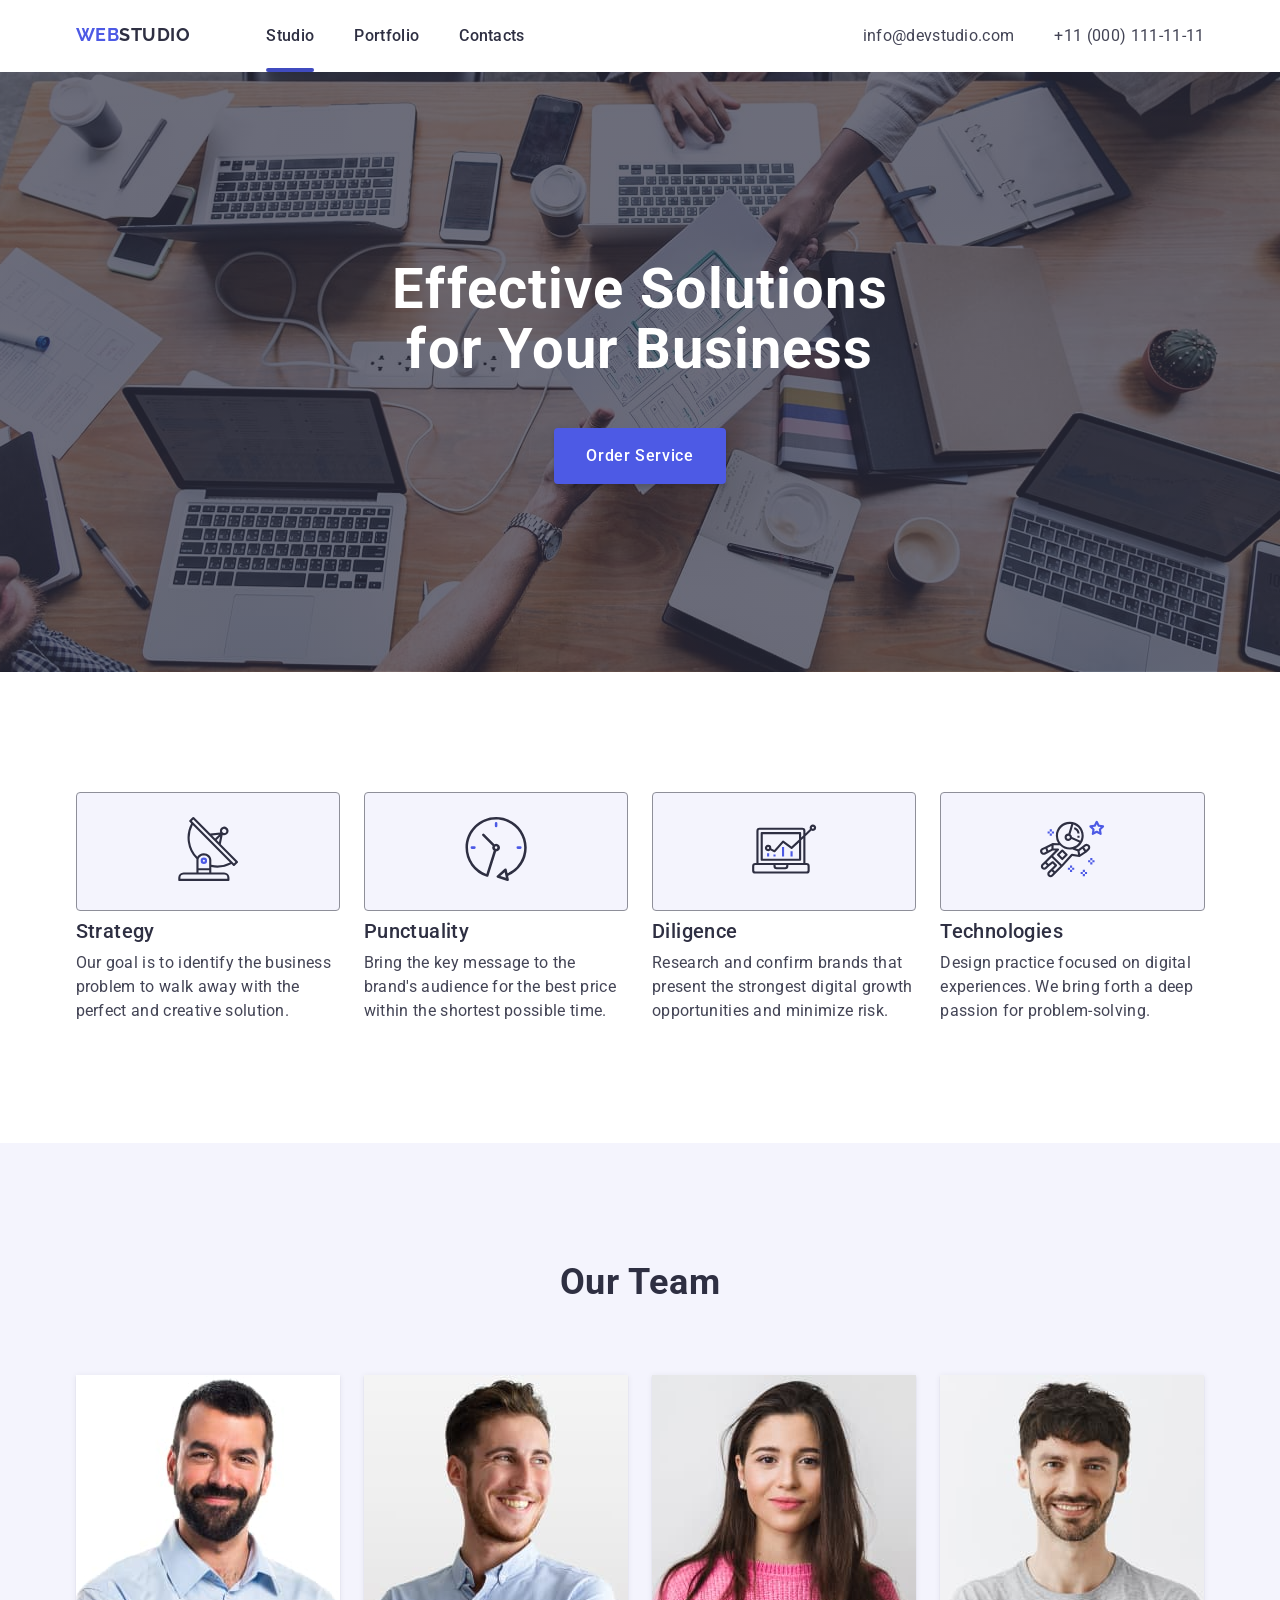
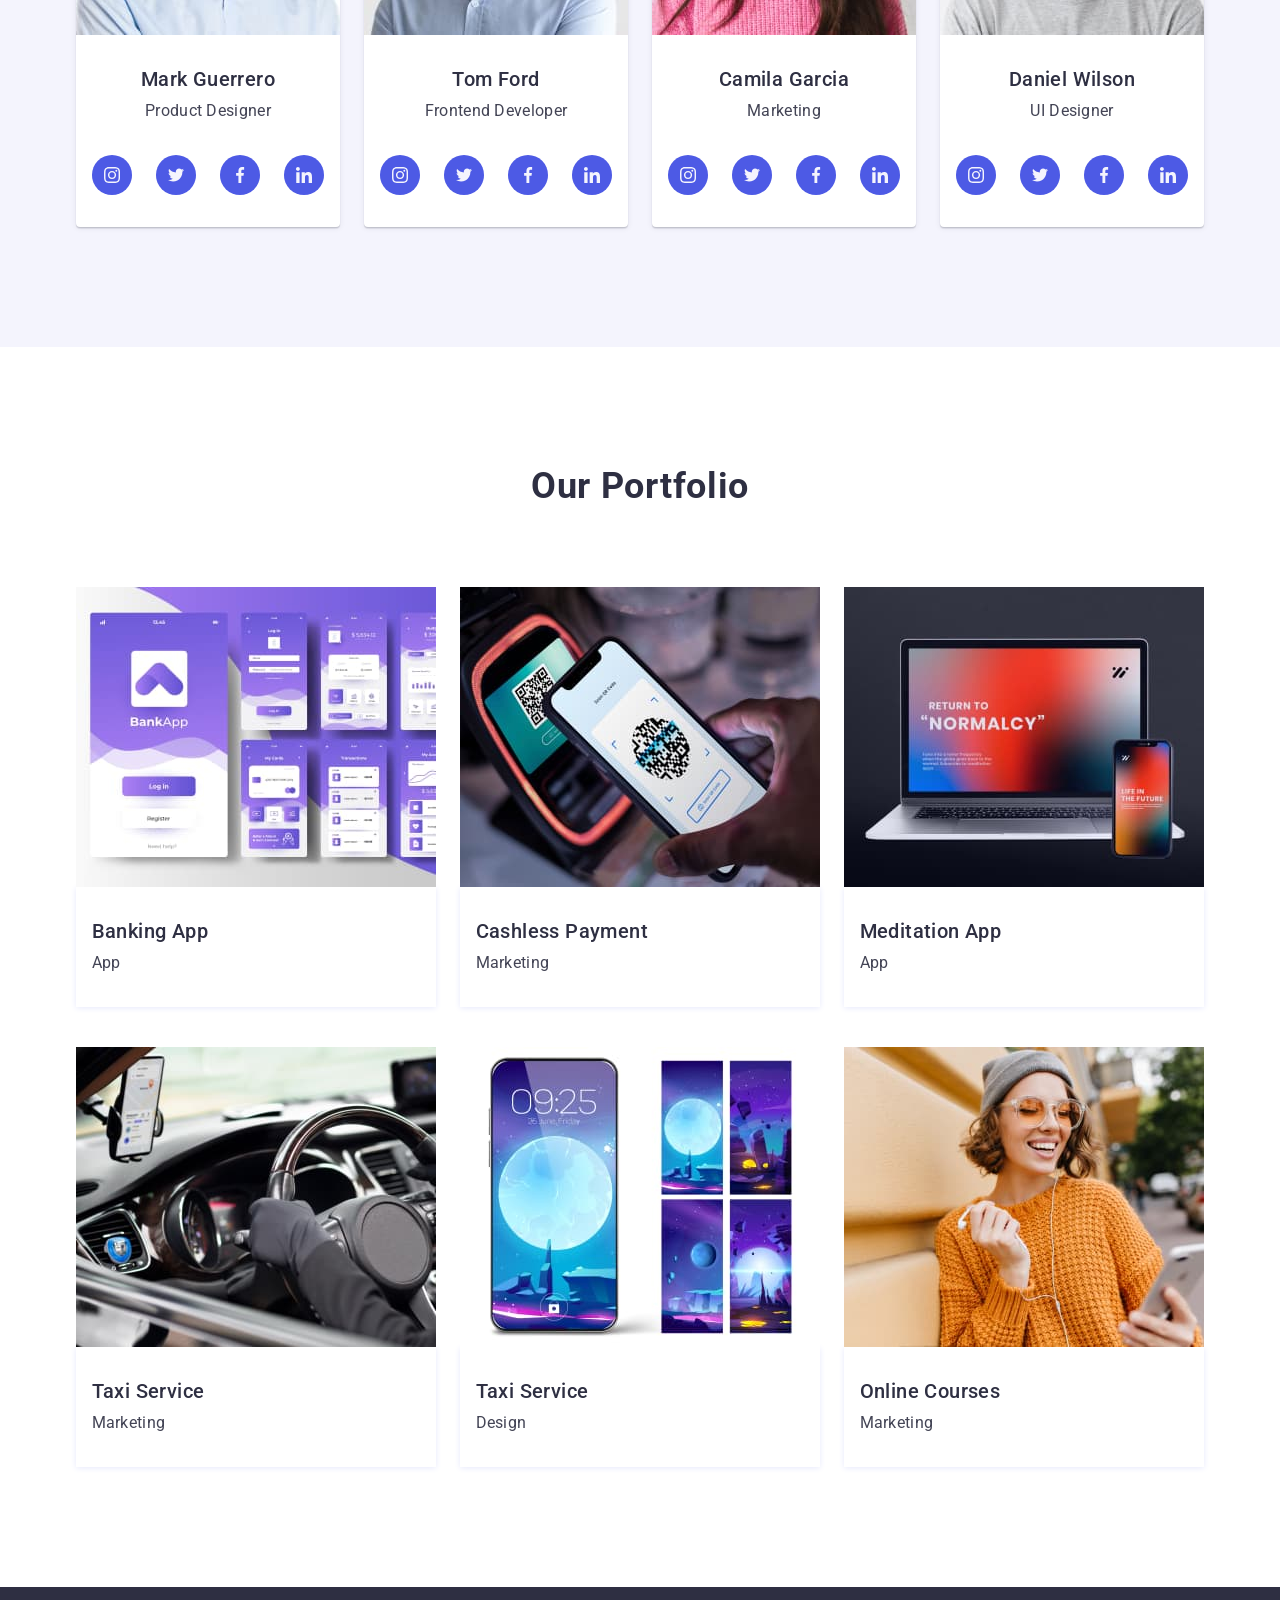
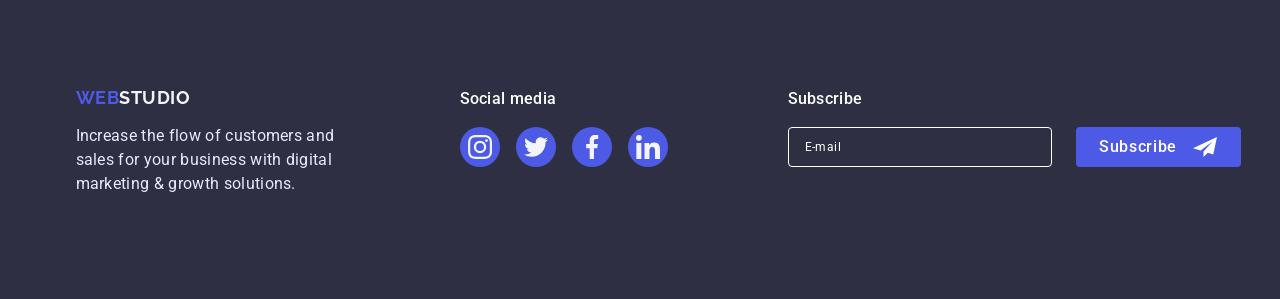
<file: index.html>
<!doctype html>
<html lang="en">
  <head>
    <meta charset="UTF-8" />
    <meta name="viewport" content="width=device-width, initial-scale=1.0" />
    <title>Document</title>
    <link
      rel="stylesheet"
      href="https://cdnjs.cloudflare.com/ajax/libs/modern-normalize/3.0.1/modern-normalize.min.css"
    />
    <link rel="stylesheet" href="./css/styles.css" />
    <link rel="preconnect" href="https://fonts.googleapis.com" />
    <link rel="preconnect" href="https://fonts.gstatic.com" crossorigin />
    <link
      href="https://fonts.googleapis.com/css2?family=Raleway:wght@700&family=Roboto:wght@400;500;700&display=swap"
      rel="stylesheet"
    />
  </head>
  <body>
    <!-- Header -->
    <header class="header">
      <div class="container header-container">
        <nav class="header-nav">
          <a class="header-logo" href="/index.html"
            >WEB<span class="logo-studio">STUDIO</span></a
          >
          <ul class="header-menu-list">
            <li class="header-menu-item">
              <a class="nav-link current" href="">Studio</a>
            </li>
            <li class="header-menu-item">
              <a class="nav-link" href="#portfolio">Portfolio</a>
            </li>
            <li class="header-menu-item">
              <a class="nav-link" href="">Contacts</a>
            </li>
          </ul>
        </nav>

        <address class="header-adress">
          <ul class="header-adress-list">
            <li class="header-adress-list-item">
              <a
                class="header-adress-list-link"
                href="mailto:info@devstudio.com"
                >info@devstudio.com</a
              >
            </li>
            <li class="header-adress-list-item">
              <a class="header-adress-list-link" href="tel:+110001111111"
                >+11 (000) 111-11-11</a
              >
            </li>
          </ul>
        </address>
      </div>
    </header>
    <main>
      <!----------------------- Hero Section ----------------------->

      <section class="hero-section">
        <div class="container">
          <div class="hero-content-wrapper">
            <h1 class="main-headline">Effective Solutions for Your Business</h1>
            <button class="hero-button" type="button">Order Service</button>
          </div>
        </div>
      </section>

      <!---------------------- About Us Section --------------------->

      <section class="about-us-section">
        <div class="container">
          <h2 class="about-us-headline" .visually-hidden></h2>
          <ul class="about-us-list">
            <li class="about-us-list-item">
              <div class="feature-icon-wrapper">
                <svg class="features-icon" width="64" height="64">
                  <use href="./images/icons.svg#icon-antenna"></use>
                </svg>
              </div>
              <h3 class="about-us-item-headline">Strategy</h3>
              <p class="about-us-item-text">
                Our goal is to identify the business problem to walk away with
                the perfect and creative solution.
              </p>
            </li>
            <li class="about-us-list-item">
              <div class="feature-icon-wrapper">
                <svg class="features-icon" width="64" height="64">
                  <use href="./images/icons.svg#icon-clock"></use>
                </svg>
              </div>
              <h3 class="about-us-item-headline">Punctuality</h3>
              <p class="about-us-item-text">
                Bring the key message to the brand's audience for the best price
                within the shortest possible time.
              </p>
            </li>
            <li class="about-us-list-item">
              <div class="feature-icon-wrapper">
                <svg class="features-icon" width="64" height="64">
                  <use href="./images/icons.svg#icon-diagram"></use>
                </svg>
              </div>
              <h3 class="about-us-item-headline">Diligence</h3>
              <p class="about-us-item-text">
                Research and confirm brands that present the strongest digital
                growth opportunities and minimize risk.
              </p>
            </li>
            <li class="about-us-list-item">
              <div class="feature-icon-wrapper">
                <svg class="features-icon" width="64" height="64">
                  <use href="./images/icons.svg#icon-astronaut"></use>
                </svg>
              </div>
              <h3 class="about-us-item-headline">Technologies</h3>
              <p class="about-us-item-text">
                Design practice focused on digital experiences. We bring forth a
                deep passion for problem-solving.
              </p>
            </li>
          </ul>
        </div>
      </section>

      <!---------------------------- Our Team Section --------------------------------->

      <section class="team-section">
        <div class="container">
          <h2 class="team-section-headline">Our Team</h2>
          <ul class="team-section-list">
            <li class="team-list-item">
              <img
                class="team-picture"
                src="./images/mark.jpg"
                alt="Mark`s picture"
                width="264px"
              />
              <div class="team-pic-description">
                <h3 class="teammate-name">Mark Guerrero</h3>
                <p class="teammate-role">Product Designer</p>
              </div>
              <div class="team-social-wrapper">
                <ul class="team-soc-list">
                  <li class="team-soc-item">
                    <a href="https://www.instagram.com/" class="team-soc-link"
                      ><svg class="team-soc-icon" width="16" height="16">
                        <use
                          href="./images/icons.svg#icon-instagram"
                        ></use></svg
                    ></a>
                  </li>
                  <li class="team-soc-item">
                    <a href="https://twitter.com/" class="team-soc-link"
                      ><svg class="team-soc-icon" width="16" height="16">
                        <use href="./images/icons.svg#icon-twitter"></use></svg
                    ></a>
                  </li>
                  <li class="team-soc-item">
                    <a href="https://www.facebook.com/" class="team-soc-link"
                      ><svg class="team-soc-icon" width="16" height="16">
                        <use href="./images/icons.svg#icon-facebook"></use></svg
                    ></a>
                  </li>
                  <li class="team-soc-item">
                    <a href="https://www.linkedin.com/" class="team-soc-link"
                      ><svg class="team-soc-icon" width="16" height="16">
                        <use href="./images/icons.svg#icon-linkedin"></use></svg
                    ></a>
                  </li>
                </ul>
              </div>
            </li>
            <li class="team-list-item">
              <img
                class="team-picture"
                src="./images/tom.jpg"
                alt="Tom`s picture"
                width="264px"
              />
              <div class="team-pic-description">
                <h3 class="teammate-name">Tom Ford</h3>
                <p class="teammate-role">Frontend Developer</p>
              </div>
              <div class="team-social-wrapper">
                <ul class="team-soc-list">
                  <li class="team-soc-item">
                    <a href="https://www.instagram.com/" class="team-soc-link"
                      ><svg class="team-soc-icon" width="16" height="16">
                        <use
                          href="./images/icons.svg#icon-instagram"
                        ></use></svg
                    ></a>
                  </li>
                  <li class="team-soc-item">
                    <a href="https://twitter.com/" class="team-soc-link"
                      ><svg class="team-soc-icon" width="16" height="16">
                        <use href="./images/icons.svg#icon-twitter"></use></svg
                    ></a>
                  </li>
                  <li class="team-soc-item">
                    <a href="https://www.facebook.com/" class="team-soc-link"
                      ><svg class="team-soc-icon" width="16" height="16">
                        <use href="./images/icons.svg#icon-facebook"></use></svg
                    ></a>
                  </li>
                  <li class="team-soc-item">
                    <a href="https://www.linkedin.com/" class="team-soc-link"
                      ><svg class="team-soc-icon" width="16" height="16">
                        <use href="./images/icons.svg#icon-linkedin"></use></svg
                    ></a>
                  </li>
                </ul>
              </div>
            </li>
            <li class="team-list-item">
              <img
                class="team-picture"
                src="./images/camila.jpg"
                alt="Camila`s picture"
                width="264px"
              />
              <div class="team-pic-description">
                <h3 class="teammate-name">Camila Garcia</h3>
                <p class="teammate-role">Marketing</p>
              </div>
              <div class="team-social-wrapper">
                <ul class="team-soc-list">
                  <li class="team-soc-item">
                    <a href="https://www.instagram.com/" class="team-soc-link"
                      ><svg class="team-soc-icon" width="16" height="16">
                        <use
                          href="./images/icons.svg#icon-instagram"
                        ></use></svg
                    ></a>
                  </li>
                  <li class="team-soc-item">
                    <a href="https://twitter.com/" class="team-soc-link"
                      ><svg class="team-soc-icon" width="16" height="16">
                        <use href="./images/icons.svg#icon-twitter"></use></svg
                    ></a>
                  </li>
                  <li class="team-soc-item">
                    <a href="https://www.facebook.com/" class="team-soc-link"
                      ><svg class="team-soc-icon" width="16" height="16">
                        <use href="./images/icons.svg#icon-facebook"></use></svg
                    ></a>
                  </li>
                  <li class="team-soc-item">
                    <a href="https://www.linkedin.com/" class="team-soc-link"
                      ><svg class="team-soc-icon" width="16" height="16">
                        <use href="./images/icons.svg#icon-linkedin"></use></svg
                    ></a>
                  </li>
                </ul>
              </div>
            </li>
            <li class="team-list-item">
              <img
                class="team-picture"
                src="./images/daniel.jpg"
                alt="Daniel`s picture"
                width="264px"
              />
              <div class="team-pic-description">
                <h3 class="teammate-name">Daniel Wilson</h3>
                <p class="teammate-role">UI Designer</p>
              </div>
              <div class="team-social-wrapper">
                <ul class="team-soc-list">
                  <li class="team-soc-item">
                    <a href="https://www.instagram.com/" class="team-soc-link"
                      ><svg class="team-soc-icon" width="16" height="16">
                        <use
                          href="./images/icons.svg#icon-instagram"
                        ></use></svg
                    ></a>
                  </li>
                  <li class="team-soc-item">
                    <a href="https://twitter.com/" class="team-soc-link"
                      ><svg class="team-soc-icon" width="16" height="16">
                        <use href="./images/icons.svg#icon-twitter"></use></svg
                    ></a>
                  </li>
                  <li class="team-soc-item">
                    <a href="https://www.facebook.com/" class="team-soc-link"
                      ><svg class="team-soc-icon" width="16" height="16">
                        <use href="./images/icons.svg#icon-facebook"></use></svg
                    ></a>
                  </li>
                  <li class="team-soc-item">
                    <a href="https://www.linkedin.com/" class="team-soc-link"
                      ><svg class="team-soc-icon" width="16" height="16">
                        <use href="./images/icons.svg#icon-linkedin"></use></svg
                    ></a>
                  </li>
                </ul>
              </div>
            </li>
          </ul>
        </div>
      </section>

      <!------------------------------ Portfolio Section ------------------------------------->

      <section class="portfolio-section" id="portfolio">
        <div class="container">
          <h2 class="portfolio-headline">Our Portfolio</h2>
          <ul class="portfolio-list">
            <li class="portfolio-list-item">
              <div class="portfolio-cover-wrapper">
                <img
                  class="portfolio-picture"
                  src="./images/bankingapp.jpg"
                  alt="banking app design illustration"
                  width="360px"
                />
                <p class="portfolio-cover">
                  14 Stylish and User-Friendly App Design Concepts · Task
                  Manager App · Calorie Tracker App · Exotic Fruit Ecommerce App
                  · Cloud Storage App
                </p>
              </div>
              <div class="portfolio-description">
                <h3 class="portfolio-item-name">Banking App</h3>
                <p class="portfolio-item-text">App</p>
              </div>
            </li>
            <li class="portfolio-list-item">
              <div class="portfolio-cover-wrapper">
                <img
                  class="portfolio-picture"
                  src="./images/cashlesspayment.jpg"
                  alt="cashless payment design illustration"
                  width="360px"
                />
                <p class="portfolio-cover">
                  14 Stylish and User-Friendly App Design Concepts · Task
                  Manager App · Calorie Tracker App · Exotic Fruit Ecommerce App
                  · Cloud Storage App
                </p>
              </div>
              <div class="portfolio-description">
                <h3 class="portfolio-item-name">Cashless Payment</h3>
                <p class="portfolio-item-text">Marketing</p>
              </div>
            </li>
            <li class="portfolio-list-item">
              <div class="portfolio-cover-wrapper">
                <img
                  class="portfolio-picture"
                  src="./images/meditationapp.jpg"
                  alt="meditation app design example"
                  width="360px"
                />
                <p class="portfolio-cover">
                  14 Stylish and User-Friendly App Design Concepts · Task
                  Manager App · Calorie Tracker App · Exotic Fruit Ecommerce App
                  · Cloud Storage App
                </p>
              </div>
              <div class="portfolio-description">
                <h3 class="portfolio-item-name">Meditation App</h3>
                <p class="portfolio-item-text">App</p>
              </div>
            </li>
            <li class="portfolio-list-item">
              <div class="portfolio-cover-wrapper">
                <img
                  class="portfolio-picture"
                  src="./images/taxiservices.jpg"
                  alt="taxi services design illustration"
                  width="360px"
                />
                <p class="portfolio-cover">
                  14 Stylish and User-Friendly App Design Concepts · Task
                  Manager App · Calorie Tracker App · Exotic Fruit Ecommerce App
                  · Cloud Storage App
                </p>
              </div>
              <div class="portfolio-description">
                <h3 class="portfolio-item-name">Taxi Service</h3>
                <p class="portfolio-item-text">Marketing</p>
              </div>
            </li>
            <li class="portfolio-list-item">
              <div class="portfolio-cover-wrapper">
                <img
                  class="portfolio-picture"
                  src="./images/screenillustrations.jpg"
                  alt="screen illustrations design"
                  width="360px"
                />
                <p class="portfolio-cover">
                  14 Stylish and User-Friendly App Design Concepts · Task
                  Manager App · Calorie Tracker App · Exotic Fruit Ecommerce App
                  · Cloud Storage App
                </p>
              </div>
              <div class="portfolio-description">
                <h3 class="portfolio-item-name">Taxi Service</h3>
                <p class="portfolio-item-text">Design</p>
              </div>
            </li>
            <li class="portfolio-list-item">
              <div class="portfolio-cover-wrapper">
                <img
                  class="portfolio-picture"
                  src="./images/onlinecourses.jpg"
                  alt="online courses design example"
                  width="360px"
                />
                <p class="portfolio-cover">
                  14 Stylish and User-Friendly App Design Concepts · Task
                  Manager App · Calorie Tracker App · Exotic Fruit Ecommerce App
                  · Cloud Storage App
                </p>
              </div>
              <div class="portfolio-description">
                <h3 class="portfolio-item-name">Online Courses</h3>
                <p class="portfolio-item-text">Marketing</p>
              </div>
            </li>
          </ul>
        </div>
      </section>
    </main>
    <!------------------------------------------- Modal-------------------------------------------->

    <div class="modal-overlay">
      <div class="modal">
        <button type="button" class="modal-close-button">
          <svg class="modal-close-symbol" width="8" height="8">
            <use href="./images/icons.svg#icon-close"></use>
          </svg>
        </button>
        <p class="modal-headline">
          Leave your contacts and we will call you back
        </p>
        <form class="modal-form">
          <div class="modal-field">
            <label class="form-label" for="user-name"> Name</label>
            <div class="input-wrap">
              <input
                id="user-name"
                class="form-input"
                type="text"
                name="user-name"
              />
              <svg class="form-icon" width="18" height="18">
                <use href="./images/icons.svg#icon-person"></use>
              </svg>
            </div>
          </div>

          <div class="modal-field">
            <label for="user-tel" class="form-label"> Phone</label>
            <div class="input-wrap">
              <input
                class="form-input"
                type="tel"
                id="user-tel"
                name="user-tel"
              />
              <svg class="form-icon" width="18" height="18">
                <use href="./images/icons.svg#icon-phone"></use>
              </svg>
            </div>
          </div>
          <div class="modal-field">
            <label for="user-email" class="form-label"> Email</label>
            <div class="input-wrap">
              <input
                class="form-input"
                type="text"
                id="user-email"
                name="user-email"
              />
              <svg class="form-icon" width="18" height="18">
                <use href="./images/icons.svg#icon-email"></use>
              </svg>
            </div>
          </div>
          <div class="modal-field">
            <label class="form-label" for="user-comment">Comment</label>
            <textarea
              name="user-comment"
              id="user-comment"
              class="form-text"
              placeholder="Text input"
            ></textarea>
          </div>
          <input
            type="checkbox"
            class="form-check visually-hidden"
            name="policy"
            value="true"
            id="policy"
          />
          <label for="policy" class="form-check-label">
            <span class="form-check-box"
              ><svg class="form-check-icon" width="10" height="8">
                <use href="./images/icons.svg#icon-check"></use></svg></span
            >I accept the terms and conditions of the&nbsp;<a
              href=""
              class="policy-link-text"
              >Privacy Policy</a
            >
          </label>
          <button type="submit" class="form-submit-btn">Send</button>
        </form>
      </div>
    </div>
    <!-------------------------------------- Footer Section --------------------------------------->

    <footer class="footer-section">
      <div class="container">
        <div class="footer-wrapper">
          <div class="footer-info-wrapper">
            <a class="footer-logo" href="/index.html"
              >WEB<span class="footer-logo-studio">STUDIO</span></a
            >
            <p class="footer-text">
              Increase the flow of customers and sales for your business with
              digital marketing & growth solutions.
            </p>
          </div>
          <div class="footer-social-wrapper">
            <p class="footer-soc-headline">Social media</p>
            <ul class="footer-soc-list">
              <li class="footer-soc-item">
                <a href="" class="footer-soc-link"
                  ><svg class="footer-soc-icon" width="24" height="24">
                    <use href="./images/icons.svg#icon-instagram"></use></svg
                ></a>
              </li>
              <li class="footer-soc-item">
                <a href="" class="footer-soc-link"
                  ><svg class="footer-soc-icon" width="24" height="24">
                    <use href="./images/icons.svg#icon-twitter"></use></svg
                ></a>
              </li>
              <li class="footer-soc-item">
                <a href="" class="footer-soc-link"
                  ><svg class="footer-soc-icon" width="24" height="24">
                    <use href="./images/icons.svg#icon-facebook"></use></svg
                ></a>
              </li>
              <li class="footer-soc-item">
                <a href="" class="footer-soc-link"
                  ><svg class="footer-soc-icon" width="24" height="24">
                    <use href="./images/icons.svg#icon-linkedin"></use></svg
                ></a>
              </li>
            </ul>
          </div>
          <div class="subscribe-wrapper">
            <p class="subscribe-headline">Subscribe</p>
            <form action="" class="suscribe-form">
              <label aria-label="subscribe form">
                <input
                  type="email"
                  class="footer-email"
                  id="subscribe-email"
                  name="footer-email"
                  placeholder="E-mail"
                />
              </label>
              <button type="submit" class="subscribe-btn">
                Subscribe
                <svg class="send-icon" width="24" height="24">
                  <use href="./images/icons.svg#icon-send"></use>
                </svg>
              </button>
            </form>
          </div>
        </div>
      </div>
    </footer>
  </body>
</html>
</file>
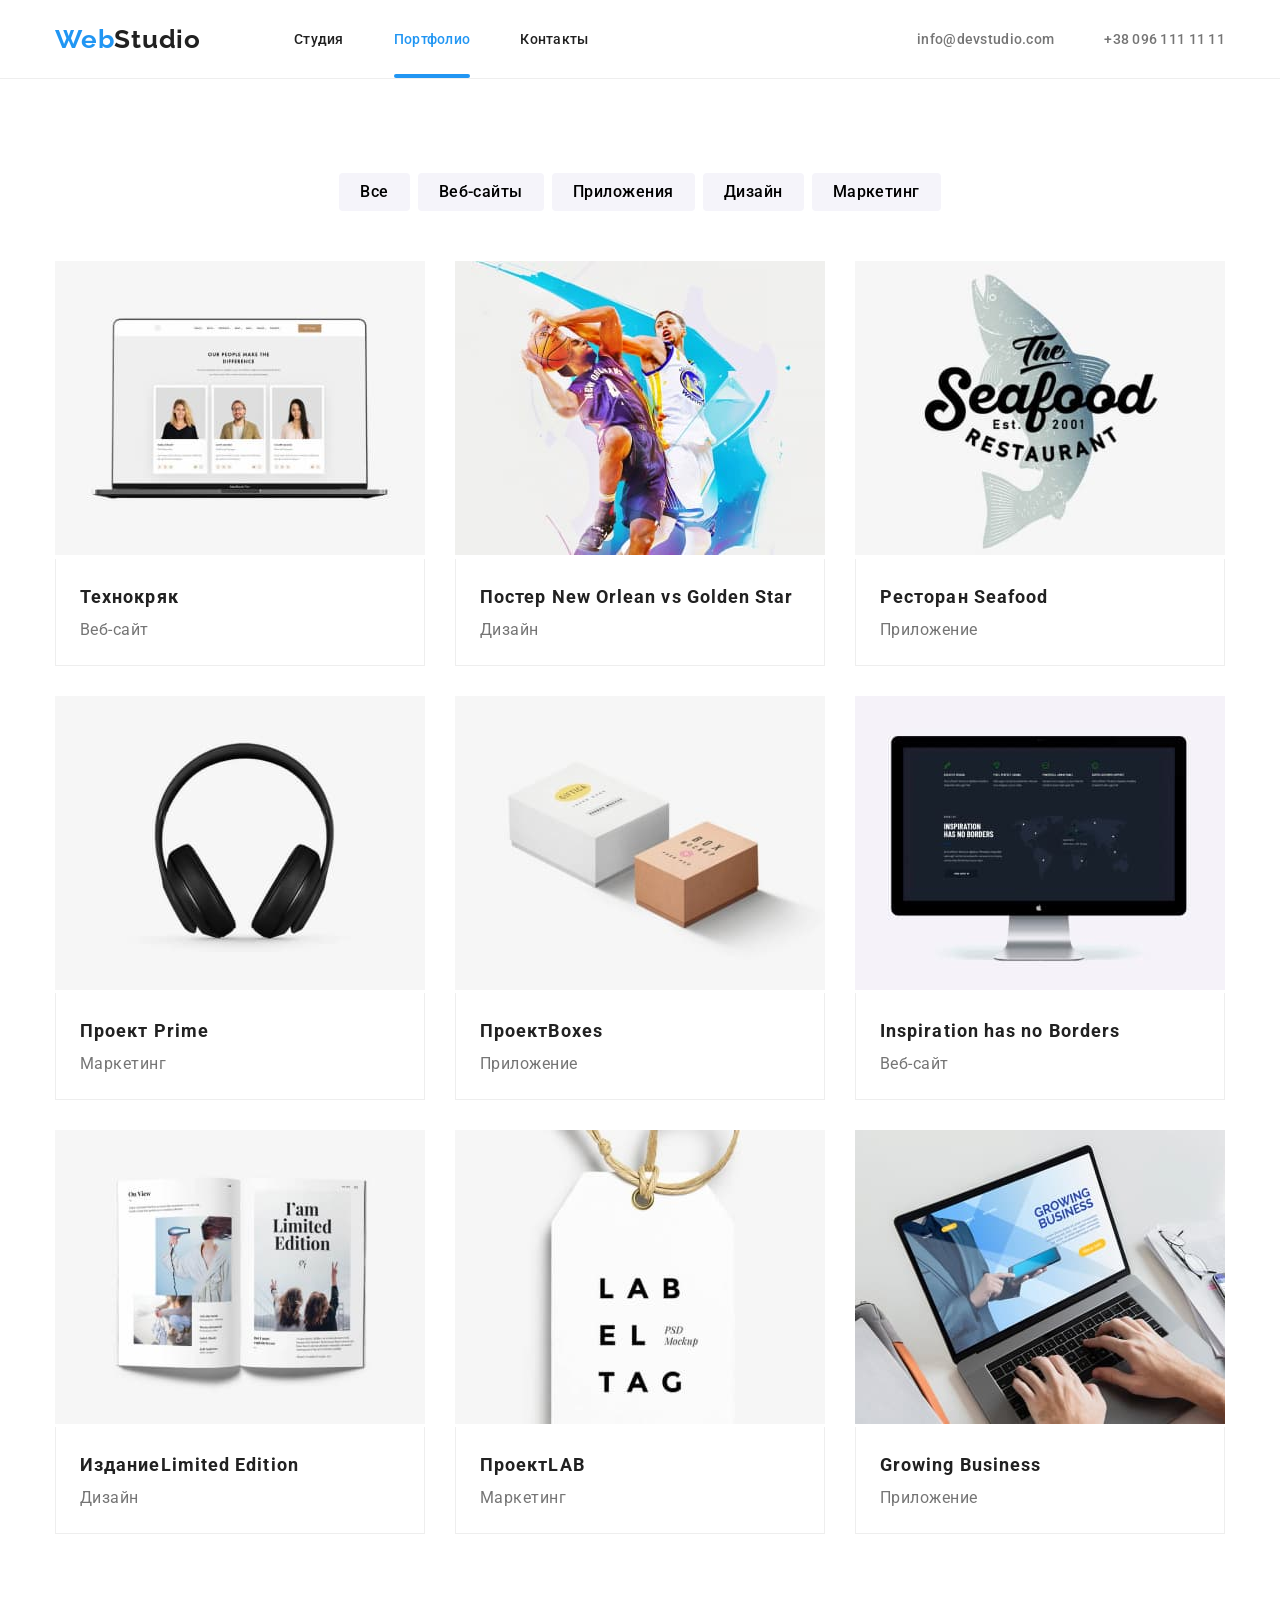
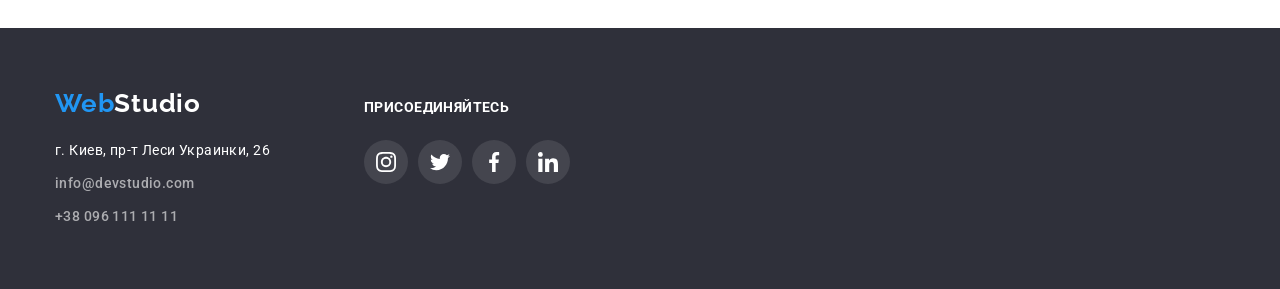
<file: portfolio.html>
<!DOCTYPE html>
<html lang="ru">
    <head>
        <meta charset="UTF-8" />
        <meta http-equiv="X-UA-Compatible" content="IE=edge" />
        <meta name="viewport" content="width=device-width, initial-scale=1.0" />
        <title>WebStudio</title>
        <link rel="preconnect" href="https://fonts.googleapis.com" />
        <link rel="preconnect" href="https://fonts.gstatic.com" crossorigin />
        <link
            href="https://fonts.googleapis.com/css2?family=Raleway:wght@500;700&family=Roboto:wght@400;500;700;900&display=swap"
            rel="stylesheet"
        />
        <link
            rel="stylesheet"
            href="https://cdnjs.cloudflare.com/ajax/libs/modern-normalize/1.0.0/modern-normalize.min.css"
        />
        <link rel="stylesheet" href="./css/style.css" />
        <style>
            body {
                font-size: 14px;
                font-weight: 400;
                font-style: normal;
                font-family: 'Roboto', sans-serif;
                color: var(--primary-color);
            }
        </style>
    </head>
    <body>
        <header class="header portfolio-header">
            <div class="container header-container">
                <nav class="page-nav">
                    <a href="index.html" class="logo link-reset" lang="en"
                        >Web<span class="logo-studio">Studio</span></a
                    >
                    <ul class="nav-links">
                        <li class="nav-links-item">
                            <a
                                class="nav-links-link link-reset"
                                href="./index.html"
                                >Студия</a
                            >
                        </li>
                        <li class="nav-links-item">
                            <a
                                class="nav-links-link current link-reset"
                                href="./portfolio.html"
                                >Портфолио</a
                            >
                        </li>
                        <li class="nav-links-item">
                            <a class="nav-links-link link-reset" href="#"
                                >Контакты</a
                            >
                        </li>
                    </ul>
                </nav>
                <ul class="contacts">
                    <li class="contacts-item">
                        <a
                            class="contacts-link mail-link link-reset"
                            href="mailto:info@devstudio.com"
                        >
                            <svg class="envelop-icon">
                                <use
                                    href="./images/icons.svg#icon-envelope"
                                ></use>
                            </svg>
                            info@devstudio.com</a
                        >
                    </li>
                    <li class="contacts-item">
                        <a
                            class="contacts-link phone-link link-reset"
                            href="tel.:+380961111111"
                            ><svg class="phone-icon">
                                <use
                                    href="./images/icons.svg#icon-smartphone"
                                ></use></svg
                            >+38 096 111 11 11</a
                        >
                    </li>
                </ul>
            </div>
        </header>
        <main>
            <section class="section portfolio-section">
                <h1 hidden>Примеры работ</h1>
                <div class="container">
                    <nav class="portfolio-filters-nav">
                        <ul class="filter-buttons-list">
                            <li class="filter-buttons-list-item">
                                <button type="button" class="filter-button">
                                    Все
                                </button>
                            </li>
                            <li class="filter-buttons-list-item">
                                <button type="button" class="filter-button">
                                    Веб-сайты
                                </button>
                            </li>
                            <li class="filter-buttons-list-item">
                                <button type="button" class="filter-button">
                                    Приложения
                                </button>
                            </li>
                            <li class="filter-buttons-list-item">
                                <button type="button" class="filter-button">
                                    Дизайн
                                </button>
                            </li>
                            <li class="filter-buttons-list-item">
                                <button type="button" class="filter-button">
                                    Маркетинг
                                </button>
                            </li>
                        </ul>
                    </nav>
                </div>
                <div class="container portfolio-container">
                    <ul class="portfolio-list list">
                        <li class="portfolio-list-item">
                            <div class="portfolio-item-wraper">
                                <div class="portfolio-overlay-thumb">
                                    <div class="portfolio-overlay-text-wraper">
                                        <p class="portfolio-overlay-text">
                                            Ресурс предлагает комплексные
                                            предложения с разным уровнем
                                            функционала и сервисов. Все это
                                            позволит посетителю получить
                                            исчерпывающие сведения о компании
                                            или частном лице.
                                        </p>
                                    </div>
                                </div>
                                <img
                                    src="./images/project-1.jpg"
                                    alt="Экран ноутбука"
                                    width="370"
                                    height="294"
                                />
                            </div>
                            <div class="portfolio-card-text">
                                <h2>Технокряк</h2>
                                <p class="portfolio-item-description">
                                    Веб-сайт
                                </p>
                            </div>
                        </li>
                        <li class="portfolio-list-item">
                            <div class="portfolio-item-wraper">
                                <div class="portfolio-overlay-thumb">
                                    <div class="portfolio-overlay-text-wraper">
                                        <p class="portfolio-overlay-text">
                                            Ресурс предлагает комплексные
                                            предложения с разным уровнем
                                            функционала и сервисов. Все это
                                            позволит посетителю получить
                                            исчерпывающие сведения о компании
                                            или частном лице.
                                        </p>
                                    </div>
                                </div>
                                <img
                                    src="./images/project-2.jpg"
                                    alt="Постер Баскетбол"
                                    width="370"
                                    height="294"
                                />
                            </div>
                            <div class="portfolio-card-text">
                                <h2>
                                    Постер
                                    <span lang="en"
                                        >New Orlean vs Golden Star</span
                                    >
                                </h2>
                                <p class="portfolio-item-description">Дизайн</p>
                            </div>
                        </li>
                        <li class="portfolio-list-item">
                            <div class="portfolio-item-wraper">
                                <div class="portfolio-overlay-thumb">
                                    <div class="portfolio-overlay-text-wraper">
                                        <p class="portfolio-overlay-text">
                                            Ресурс предлагает комплексные
                                            предложения с разным уровнем
                                            функционала и сервисов. Все это
                                            позволит посетителю получить
                                            исчерпывающие сведения о компании
                                            или частном лице.
                                        </p>
                                    </div>
                                </div>
                                <img
                                    src="./images/project-3.jpg"
                                    alt="Логотип ресторана в виде рыбы"
                                    width="370"
                                    height="294"
                                />
                            </div>
                            <div class="portfolio-card-text">
                                <h2>Ресторан <span lang="en">Seafood</span></h2>
                                <p class="portfolio-item-description">
                                    Приложение
                                </p>
                            </div>
                        </li>
                        <li class="portfolio-list-item">
                            <div class="portfolio-item-wraper">
                                <div class="portfolio-overlay-thumb">
                                    <div class="portfolio-overlay-text-wraper">
                                        <p class="portfolio-overlay-text">
                                            Ресурс предлагает комплексные
                                            предложения с разным уровнем
                                            функционала и сервисов. Все это
                                            позволит посетителю получить
                                            исчерпывающие сведения о компании
                                            или частном лице.
                                        </p>
                                    </div>
                                </div>
                                <img
                                    src="./images/project-4.jpg"
                                    alt="Чёрные наушники"
                                    width="370"
                                    height="294"
                                />
                            </div>
                            <div class="portfolio-card-text">
                                <h2>Проект <span>Prime</span></h2>
                                <p class="portfolio-item-description">
                                    Маркетинг
                                </p>
                            </div>
                        </li>
                        <li class="portfolio-list-item">
                            <div class="portfolio-item-wraper">
                                <div class="portfolio-overlay-thumb">
                                    <div class="portfolio-overlay-text-wraper">
                                        <p class="portfolio-overlay-text">
                                            Ресурс предлагает комплексные
                                            предложения с разным уровнем
                                            функционала и сервисов. Все это
                                            позволит посетителю получить
                                            исчерпывающие сведения о компании
                                            или частном лице.
                                        </p>
                                    </div>
                                </div>
                                <img
                                    src="./images/project-5.jpg"
                                    alt="Две коробки"
                                    width="370"
                                    height="294"
                                />
                            </div>
                            <div class="portfolio-card-text">
                                <h2>Проект<span>Boxes</span></h2>
                                <p class="portfolio-item-description">
                                    Приложение
                                </p>
                            </div>
                        </li>
                        <li class="portfolio-list-item">
                            <div class="portfolio-item-wraper">
                                <div class="portfolio-overlay-thumb">
                                    <div class="portfolio-overlay-text-wraper">
                                        <p class="portfolio-overlay-text">
                                            Ресурс предлагает комплексные
                                            предложения с разным уровнем
                                            функционала и сервисов. Все это
                                            позволит посетителю получить
                                            исчерпывающие сведения о компании
                                            или частном лице.
                                        </p>
                                    </div>
                                </div>
                                <img
                                    src="./images/project-6.jpg"
                                    alt="Монитор"
                                    width="370"
                                    height="294"
                                />
                            </div>
                            <div class="portfolio-card-text">
                                <h2 lang="en">Inspiration has no Borders</h2>
                                <p class="portfolio-item-description">
                                    Веб-сайт
                                </p>
                            </div>
                        </li>
                        <li class="portfolio-list-item">
                            <div class="portfolio-item-wraper">
                                <div class="portfolio-overlay-thumb">
                                    <div class="portfolio-overlay-text-wraper">
                                        <p class="portfolio-overlay-text">
                                            Ресурс предлагает комплексные
                                            предложения с разным уровнем
                                            функционала и сервисов. Все это
                                            позволит посетителю получить
                                            исчерпывающие сведения о компании
                                            или частном лице.
                                        </p>
                                    </div>
                                </div>
                                <img
                                    src="./images/project-7.jpg"
                                    alt="Открытый журнал"
                                    width="370"
                                    height="294"
                                />
                            </div>
                            <div class="portfolio-card-text">
                                <h2>
                                    Издание<span lang="en"
                                        >Limited Edition</span
                                    >
                                </h2>
                                <p class="portfolio-item-description">Дизайн</p>
                            </div>
                        </li>
                        <li class="portfolio-list-item">
                            <div class="portfolio-item-wraper">
                                <div class="portfolio-overlay-thumb">
                                    <div class="portfolio-overlay-text-wraper">
                                        <p class="portfolio-overlay-text">
                                            Ресурс предлагает комплексные
                                            предложения с разным уровнем
                                            функционала и сервисов. Все это
                                            позволит посетителю получить
                                            исчерпывающие сведения о компании
                                            или частном лице.
                                        </p>
                                    </div>
                                </div>
                                <img
                                    src="./images/project-8.jpg"
                                    alt="Белая лейба"
                                    width="370"
                                    height="294"
                                />
                            </div>
                            <div class="portfolio-card-text">
                                <h2>Проект<span lang="en">LAB</span></h2>
                                <p class="portfolio-item-description">
                                    Маркетинг
                                </p>
                            </div>
                        </li>
                        <li class="portfolio-list-item">
                            <div class="portfolio-item-wraper">
                                <div class="portfolio-overlay-thumb">
                                    <div class="portfolio-overlay-text-wraper">
                                        <p class="portfolio-overlay-text">
                                            Ресурс предлагает комплексные
                                            предложения с разным уровнем
                                            функционала и сервисов. Все это
                                            позволит посетителю получить
                                            исчерпывающие сведения о компании
                                            или частном лице.
                                        </p>
                                    </div>
                                </div>
                                <img
                                    src="./images/project-9.jpg"
                                    alt="включенный ноутбук"
                                    width="370"
                                    height="294"
                                />
                            </div>
                            <div class="portfolio-card-text">
                                <h2 lang="en">Growing Business</h2>
                                <p class="portfolio-item-description">
                                    Приложение
                                </p>
                            </div>
                        </li>
                    </ul>
                </div>
            </section>
        </main>
        <footer class="contacts-section-bottom">
            <div class="container contacts-wraper">
                <div class="contacts-footer">
                    <a href="index.html" class="logo link-reset" lang="en"
                        >Web<span class="logo-studio">Studio</span></a
                    >
                    <address>
                        <ul class="address-list list">
                            <li>
                                <a
                                    class="link-reset address-link"
                                    href="https://goo.gl/maps/FijGcH8Aq5q6NyHH6"
                                    target="_blank"
                                    rel="noopener noreferrer"
                                    >г. Киев, пр-т Леси Украинки, 26</a
                                >
                            </li>
                            <li>
                                <a
                                    class="link-reset contacts-link"
                                    href="mailto:info@devstudio.com"
                                    >info@devstudio.com</a
                                >
                            </li>
                            <li>
                                <a
                                    class="link-reset contacts-link"
                                    href="tel.:+380961111111"
                                    >+38 096 111 11 11</a
                                >
                            </li>
                        </ul>
                    </address>
                </div>
                <div class="contacts-allign">
                    <span class="allign">присоединяйтесь</span>
                    <ul class="soc-list-allign list">
                        <li class="soc-list-item-allign"></li>
                        <a href="" class="soc-link-allign link-reset">
                            <svg
                                class="soc-link-icon-allign"
                                width="20"
                                height="20"
                            >
                                <use
                                    href="./images/icons.svg#icon-instagram"
                                ></use></svg
                        ></a>
                        <li class="soc-list-item-allign"></li>
                        <a href="" class="soc-link-allign link-reset">
                            <svg
                                class="soc-link-icon-allign"
                                width="20"
                                height="20"
                            >
                                <use
                                    href="./images/icons.svg#icon-twitter"
                                ></use></svg
                        ></a>
                        <li class="soc-list-item-allign"></li>
                        <a href="" class="soc-link-allign link-reset">
                            <svg
                                class="soc-link-icon-allign"
                                width="20"
                                height="20"
                            >
                                <use
                                    href="./images/icons.svg#icon-facebook"
                                ></use></svg
                        ></a>
                        <li class="soc-list-item-allign"></li>
                        <a href="" class="soc-link-allign link-reset">
                            <svg
                                class="soc-link-icon-allign"
                                width="20"
                                height="20"
                            >
                                <use
                                    href="./images/icons.svg#icon-linkedin"
                                ></use></svg
                        ></a>
                    </ul>
                </div>
            </div>
        </footer>
    </body>
</html>
</file>
<file: css/styles.css>
/* ------------- Global -------------- */
p,
h1,
h2,
h3,
h4,
h5,
h6 {
  margin: 0;
  padding: 0;
}

* {
  text-decoration: none;
}
ol,
ul,
li {
  list-style-type: none;
  margin: 0;
  padding: 0;
}

a {
  text-decoration: none;
  color: currentColor;
  coursor: pointer;
}

body {
  font-family: 'roboto', 'sans-serif';
  font-weight: 400;
  font-size: 16px;
  line-height: 1.25;
  letter-spacing: 0.02em;
  color: #2e2f42;
}

button {
  all: unset;
  background: transparent;
  border: none;
  padding: 0;
  font: inherit;
  color: inherit;
  cursor: pointer;
  outline: none;
}

img {
  display: block;
}

.visually-hidden {
  position: absolute;
  width: 1px;
  height: 1px;
  margin: -1px;
  border: 0;
  padding: 0;
  white-space: nowrap;
  clip-path: inset(100%);
  clip: rect(0 0 0 0);
  overflow: hidden;
}

.container {
  width: 1159px;
  padding-left: 15px;
  padding-right: 15px;
  margin: 0 auto;
}
address {
  font-style: normal;
}
input {
  font-family: inherit;
}
/* ------------- Header -------------- */

.header {
  background-color: #fff;
  padding-top: 24px;
  padding-bottom: 24px;
}

.header-container {
  display: flex;
  align-items: center;
}

.header-nav {
  display: flex;
  gap: 76px;
}

.header-logo {
  font-family: 'Raleway', sans-serif;
  font-weight: 700;
  font-size: 18px;
  line-height: 1.17;
  letter-spacing: 0.03em;
  color: #4d5ae5;
}

.logo-studio {
  color: #2e2f42;
  font-family: 'Raleway', sans-serif;
  font-weight: 700;
  font-size: 18px;
  line-height: 1.17;
  letter-spacing: 0.03em;
}

.header-menu-list {
  display: flex;
  gap: 40px;
}

.header-menu-item {
}

.nav-link {
  font-weight: 500;
  font-size: 16px;
  line-height: 1.5;
  letter-spacing: 0.02em;
  display: block;
  color: #2e2f42;
  transition: color 250ms cubic-bezier(0.4, 0, 0.2, 1);
}

.nav-link.current {
  position: relative;
}

.nav-link.current::after {
  content: '';
  background-color: #404bbf;
  border-radius: 2px;
  position: absolute;
  left: 50%;
  transform: translateX(-50%);
  bottom: -24px;
  width: 100%;
  height: 4px;
}

.nav-link:hover,
.nav-link:focus {
  color: #404bbf;
}

.header-adress {
  margin-left: auto;
}

.header-adress-list {
  display: flex;
  gap: 40px;
  align-items: center;
  color: #434455;
}

.header-adress-list-item {
}
.header-adress-list-link {
  color: #434455;
  font-weight: 400;
  font-size: 16px;
  line-height: 1.5;
  letter-spacing: 0.02em;
  transition: color 250ms cubic-bezier(0.4, 0, 0.2, 1);
}

.header-adress-list-link:hover,
.header-adress-list-link:focus {
  color: #404bbf;
}

/* ------------- Hero Section -------------- */

.hero-section {
  background-color: #2e2f42;
  width: 100%;
  background-image: linear-gradient(
      rgba(46, 47, 66, 0.7),
      rgba(46, 47, 66, 0.7)
    ),
    url(../images/people-office.jpg);
  background-repeat: no-repeat;
  background-position: center;
}
.hero-content-wrapper {
  display: block;
  flex-direction: column;
  padding: 188px 316px;
  justify-content: center;
  text-align: center;
  align-items: center;
}
.main-headline {
  font-weight: 700;
  color: #fff;
  font-size: 56px;
  line-height: 1.07;
  letter-spacing: 0.02em;
  text-align: center;
  margin-bottom: 48px;
}

.hero-button {
  background-color: #4d5ae5;
  color: #fff;
  font-weight: 500;
  font-size: 16px;
  line-height: 1.5;
  letter-spacing: 0.04em;
  cursor: pointer;
  box-shadow: 0 4px 4px 0 rgba(0, 0, 0, 0.15);
  text-align: center;
  border-radius: 4px;
  border: none;
  padding: 16px 32px;
  display: block;
  min-width: 169px;
  box-sizing: border-box;
  margin: 0 auto;
  transition: background-color 250ms cubic-bezier(0.4, 0, 0.2, 1);
}

.hero-button:hover,
.hero-button:focus {
  background-color: #404bbf;
}
/* ------------- About Us Section -------------- */

.about-us-section {
  padding-top: 120px;
  padding-bottom: 120px;
}
.feature-icon-wrapper {
  background-color: #f4f4fd;
  border-radius: 4px;
  border: 1px solid #8e8f99;
  justify-content: center;
  align-items: center;
  padding: 24px auto;
  margin-bottom: 8px;
}

.features-icon {
  display: inline-block;
  width: 100%;
  margin: 24px 0;
}
.about-us-headline {
}

.about-us-list {
  display: flex;
  gap: 24px;
}

.about-us-list-item {
  width: calc((100% - 72px) / 4);
}

.about-us-item-headline {
  font-weight: 500;
  font-size: 20px;
  line-height: 1.2;
  letter-spacing: 0.02em;
  text-align: left;
  margin-bottom: 8px;
}

.about-us-item-text {
  color: #434455;
  font-weight: 400;
  font-size: 16px;
  line-height: 1.5;
  letter-spacing: 0.02em;
}
/* ------------- Our Team Section -------------- */
.team-section {
  background-color: #f4f4fd;
  padding-top: 120px;
  padding-bottom: 120px;
  text-align: center;
}

.team-section-headline {
  font-weight: 700;
  font-size: 36px;
  line-height: 1.11;
  letter-spacing: 0.02em;
  margin-bottom: 72px;
}

.team-section-list {
  display: flex;
  justify-content: center;
  gap: 24px;
}

.team-list-item {
  background-color: #fff;
  border-radius: 0 0 4px 4px;
  box-shadow:
    0 2px 1px 0 rgba(46, 47, 66, 0.08),
    0 1px 1px 0 rgba(46, 47, 66, 0.16),
    0 1px 6px 0 rgba(46, 47, 66, 0.08);
  width: calc(100%-24px * 3) / 4;
}

.team-picture {
}
.team-pic-description {
  padding: 32px 0;
}
.teammate-name {
  font-weight: 500;
  font-size: 20px;
  line-height: 1.2;
  letter-spacing: 0.02em;
  margin-bottom: 8px;
}

.teammate-role {
  color: #434455;
  font-weight: 400;
  font-size: 16px;
  line-height: 1.5;
  letter-spacing: 0.02em;
}
.team-soc-item {
  width: 40px;
  height: 40px;
}
.team-soc-list {
  display: flex;
  margin-left: 16px;
  gap: 24px;
  margin-bottom: 32px;
}
.team-soc-link {
  width: 100%;
  height: 100%;
  background-color: #4d5ae5;
  border-radius: 50%;
  display: flex;
  align-items: center;
  justify-content: center;
  transition: background-color 250ms cubic-bezier(0.4, 0, 0.2, 1);
}
.team-soc-item:hover .team-soc-link,
.team-soc-item:focus .team-soc-link {
  background-color: #404bbf;
}
.team-soc-icon {
  fill: #f4f4fd;
}

/* ------------------Portfolio section------------------ */

.portfolio-section {
  padding-top: 120px;
  padding-bottom: 120px;
}

.portfolio-headline {
  font-weight: 700;
  font-size: 36px;
  line-height: 1.11;
  letter-spacing: 0.02em;
  text-align: center;
  margin-bottom: 80px;
}
.portfolio-list {
  display: flex;
  flex-wrap: wrap;
  gap: 40px 24px;
}

.portfolio-list-item {
  width: calc(100% - 78px) / 3;
  transition: box-shadow 250ms cubic-bezier(0.4, 0, 0.2, 1);
}
.portfolio-list-item:hover,
.portfolio-list-item:focus {
  box-shadow:
    0 2px 1px 0 rgba(46, 47, 66, 0.08),
    0 1px 1px 0 rgba(46, 47, 66, 0.16),
    0 1px 6px 0 rgba(46, 47, 66, 0.08);
  cursor: pointer;
}
.portfolio-list-item:hover .portfolio-cover,
.portfolio-list-item:focus .portfolio-cover {
  transform: translateY(0);
  transition: transform 250ms cubic-bezier(0.4, 0, 0.2, 1);
}
.portfolio-cover-wrapper {
  position: relative;
  overflow: hidden;
}
.portfolio-cover {
  position: absolute;
  top: 0;
  left: 0;
  color: #f4f4fd;
  padding-left: 32px;
  padding-right: 32px;
  padding-top: 40px;
  font-size: 16px;
  background-color: #4d5ae5;
  height: 100%;
  transform: translateY(100%);
}
.portfolio-item-name {
  font-weight: 500;
  font-size: 20px;
  line-height: 1.2;
  letter-spacing: 0.02em;
  text-align: left;
  margin-bottom: 8px;
}
.portfolio-description {
  padding-left: 16px;
  padding-top: 32px;
  padding-bottom: 32px;
  box-shadow: 0 1px 6px 0 rgba(231, 233, 252, 100);
}
.portfolio-item-text {
  color: #434455;
  font-weight: 400;
  font-size: 16px;
  line-height: 1.5;
  letter-spacing: 0.02em;
  text-align: left;
}

/* -------------------- Modal------------------------ */

.modal-overlay {
  background-color: rgba(46, 47, 66, 40%);
  position: fixed;
  top: 0;
  left: 0;
  width: 100%;
  height: 100%;
  z-index: 999;
  display: flex;
  opacity: 0;
  visibility: hidden;
  pointer-events: none;
  transition: opacity 250ms cubic-bezier(0.4, 0, 0.2, 1);
}
.is-open {
  opacity: 1;
  pointer-events: auto;
  visibility: visible;
}
.modal {
  position: absolute;
  top: 50%;
  left: 50%;
  transform: translate(-50%, -50%);
  max-width: 408px;
  max-height: 584px;
  background-color: #fcfcfc;
  padding-left: 24px;
  padding-right: 24px;
  padding-bottom: 26px;
  padding-top: 22px;
  box-shadow: 0 2px 1px 0 rgba(0, 0, 0, 20%);
  box-shadow: 0 1px 3px 0 rgba(0, 0, 0, 12%);
  box-shadow: 0 1px 1px 0 rgba(0, 0, 0, 14%);
}
.modal-close-button {
  background-color: #e7e9fc;
  padding: 8px;
  border-radius: 50%;
  border: 1px solid rgba(0, 0, 0, 10%);
  display: flex;
  align-items: center;
  justify-content: center;
  margin-left: auto;
  margin-bottom: 24px;
}
.modal-headline {
  font-family: 'roboto', 'sans-serif';
  text-align: center;
  font-weight: 600;
  line-height: 1.5;
  letter-spacing: 0.02em;
  margin-bottom: 16px;
}
.modal-field {
  margin-bottom: 8px;
  line-height: 0;
}
.input-wrap {
  position: relative;
}
.form-label {
  display: inline-block;
  font-family: 'roboto', 'sans-serif';
  font-weight: 400;
  font-size: 12px;
  line-height: 1.16;
  letter-spacing: 0.04em;
  margin-bottom: 4px;
  color: #8e8f99;
}
.policy-link-text {
  color: #4d5ae5;
  font-family: 'roboto', 'sans-serif';
  font-weight: 400;
  text-decoration: underline;
  font: size 12px;
  line-height: 1.33;
  letter-spacing: 0.04em;
}
.form-input {
  display: inline-block;
  width: 100%;
  height: 40px;
  border-radius: 4px;
  border: 1px solid rgba(46, 47, 66, 40%);
  padding-left: 38px;
  padding-right: 16px;
  outline: transparent;
  transition: border-color 250ms cubic-bezier(0.4, 0, 0.2, 1);
  transition: fill 250ms cubic-bezier(0.4, 0, 0.2, 1);
}
.form-input:focus {
  border-color: #4d5ae5;
}
.form-input:focus + .form-icon {
  fill: #4d5ae5;
}

.form-text {
  display: inline-block;
  width: 100%;
  height: 120px;
  border-radius: 4px;
  border: 1px solid rgba(46, 47, 66, 40%);
  padding: 8px 16px;
  outline: transparent;
  resize: none;
}
.form-text:focus {
    border-color: #4d5ae5;

}
.form-text::placeholder {
  font-family: 'roboto', 'sans-serif';
  font-weight: 400;
  font-size: 12px;
  line-height: 1.17;
  letter-spacing: 0.04em;
  color: rgba(46, 47, 66, 40%);
}
.form-icon {
  position: absolute;
  left: 16px;
  top: 50%;
  transform: translateY(-50%);
}
.form-check-label {
  font-family: 'roboto', 'sans-serif';
  font-weight: 400;
  font-size: 12px;
  line-height: 1.17;
  letter-spacing: 0.04em;
  margin-bottom: 24px;
  color: #8e8f99;
  display: flex;
  align-items: center;
}
.form-check-box {
  width: 16px;
  height: 16px;
  border-radius: 2px;
  border: 1px solid rgba(46, 47, 66, 40%);
  margin-right: 12px;
  display: flex;
  align-items: center;
  justify-content: center;
  fill: transparent;
  transition: background-color 250ms cubic-bezier(0.4, 0, 0.2, 1);
  transition: fill 250ms cubic-bezier(0.4, 0, 0.2, 1);
}
.form-check:checked + .form-check-label .form-check-box {
  background-color: #404bbf;
  fill: #f4f4fd;
}
.form-submit-btn {
  background-color: #4d5ae5;
  color: #fff;
  font-weight: 500;
  font-size: 16px;
  line-height: 1.5;
  letter-spacing: 0.04em;
  cursor: pointer;
  box-shadow: 0 4px 4px 0 rgba(0, 0, 0, 0.15);
  text-align: center;
  border-radius: 4px;
  border: none;
  padding: 16px 32px;
  display: block;
  min-width: 169px;
  box-sizing: border-box;
  margin: 0 auto;
  transition: background-color 250ms cubic-bezier(0.4, 0, 0.2, 1);
}
.form-submit-btn:hover,
.form-submit-btn:focus {
  background-color: #404bbf;
}
/* ------------------------Footer---------------------------- */

.footer-section {
  background-color: #2e2f42;
  padding-top: 100px;
  padding-bottom: 100px;
  display: flex;
}
.footer-wrapper {
  display: flex;
  gap: 120px;
}
.footer-info-wrapper {
  text-align: left;
  max-width: 264px;
}
.footer-logo {
  font-family: 'Raleway', sans-serif;
  color: #4d5ae5;
  font-weight: 700;
  font-size: 18px;
  line-height: 1.17;
  letter-spacing: 0.03em;
  margin-bottom: 16px;
  display: block;
}

.footer-logo-studio {
  font-family: 'Raleway', sans-serif;
  color: #f4f4fd;
  font-weight: 700;
  font-size: 18px;
  line-height: 1.17;
  letter-spacing: 0.03em;
}

.footer-text {
  color: #e7e9fc;
  font-weight: 400;
  font-size: 16px;
  line-height: 1.5;
  letter-spacing: 0.02em;
  display: inline-block;
  min-width: 264px;
}
.footer-social-wrapper {
  max-width: 208px;
}
.footer-soc-headline {
  color: #fff;
  display: inline-block;
}

.footer-soc-list {
  display: flex;
  gap: 16px;
  margin-bottom: 32px;
}
.footer-soc-headline {
  font-weight: 500;
  font-size: 16px;
  color: #fff;
  line-height: 1.5;
  letter-spacing: 0.02em;
  margin-bottom: 16px;
}

.footer-soc-link {
  display: flex;
  border: none;
  border-radius: 50%;
  width: 40px;
  height: 40px;
  background-color: #4d5ae5;
  align-items: center;
  justify-content: center;
  transition: background-color 250ms cubic-bezier(0.4, 0, 0.2, 1);
}

.footer-soc-icon {
  fill: #f4f4fd;
  width: 24px;
  height: 24px;
}

.footer-soc-link:hover,
footer-soc-link:focus {
  background-color: #31d0aa;
}
.subscribe-wrapper {
  display: flex;
  flex-direction: column;
  color: #fff;
}

.subscribe-headline{
    font-weight: 500;
      font-size: 16px;
      color: #fff;
      line-height: 1.5;
      letter-spacing: 0.02em;
      margin-bottom: 16px;
}
.footer-email{
  outline: none;
  background-color: transparent;
  color: #fff;
  width: 264px;
  height: 40px;
  border-radius: 4px;
  border: 1px solid #fff;
  padding-left: 16px;
      font-family: 'roboto', 'sans-serif';
      font-weight: 400;
      font-size: 12px;
      line-height: 2;
      letter-spacing: 0.04em;

}
.footer-email::placeholder{
  color: #fff;
  font-family: 'roboto', 'sans-serif';
  font-weight: 400;
  font-size: 12px;
  line-height: 2;
  letter-spacing: 0.04em;
}
.suscribe-form{
  display: flex;
  justify-content: center;
  align-items: center;
  line-height: 0;
  gap: 24px;
}
.send-icon {
  fill: #fff;
}
.subscribe-btn{
  /* Family: Roboto Weight: Medium Size: 16px Line Height: 24px Letter Spacing: 4% */
  font-family: 'roboto', 'sans-serif';
  font-weight: 500;
  font-size: 16px;
  line-height: 1.5;
  letter-spacing: 0.04em;
  color: #fff;
  background-color: #4d5ae5;
  border: none;
  border-radius: 4px;
  padding: 8px, 24px;
  gap: 16px;
  width: 165px;
  height: 40px;
  display: flex;
  align-items: center;
  justify-content: center;
  transition: background-color 250ms cubic-bezier(0.4, 0, 0.2, 1);
}

.subscribe-btn:hover,
.subscribe-btn:focus {
    background-color: #404bbf;
}
</file>
<file: css/style.css>
:root {
    --primary-color: #212121;
    --secondary-color: #757575;
    --hover-color: #2196f3;
    --background-color: #2f303a;
    --background-alt-color: #f5f4fa;
    --light-color: #fff;
    --alt-hover-color: #188ce8;
    --border-color: #eeeeee;
    --background-gradient: rgba(47, 48, 58, 0.4);
}

h1,
h2,
h3,
h4,
h5,
h6 {
    margin: 0;
    padding: 0;
    border: 0;
    font-size: 100%;
    font: inherit;
    vertical-align: baseline;
}
ol,
ul {
    list-style: none;
    margin: 0;
    padding: 0;
    border: 0;
}

body {
    font-size: 14px;
    font-weight: 400;
    font-style: normal;
    font-family: 'Roboto', sans-serif;
    color: var(--primary-color);
    box-sizing: border-box;
    margin: 0;
}
.section {
    padding-top: 94px;
    padding-bottom: 94px;
}

.container {
    width: 1200px;
    margin: 0 auto;
    padding: 0 15px;
}
.page-nav,
.contacts,
.nav-links,
.header-container {
    display: flex;
    font-weight: 500;
    line-height: 1.14;
    letter-spacing: 0.02em;
    transition-timing-function: cubic-bezier(0.4, 0, 0.2, 1);
    transition-duration: 250ms;
}
.portfolio-header {
    border-bottom: 1px solid var(--border-color);
}
.header-container {
    justify-content: space-between;
}
.logo {
    font-family: 'Raleway', sans-serif;
    font-weight: bold;
    font-size: 26px;
    line-height: 1.19;
    letter-spacing: 0.03em;
    color: var(--hover-color);
    margin-right: 93px;
}
.logo span {
    color: var(--primary-color);
}
.nav-links-item:not(:last-child) {
    margin-right: 50px;
}
.contacts-item:not(:last-child) {
    margin-right: 30px;
}
.nav-links-link,
.contacts-link {
    padding: 31px 0;
    display: flex;
    color: var(--primary-color);
    font-weight: 500;
    line-height: 1.17;
}

.phone-icon {
    width: 10px;
    height: 16px;
    justify-content: center;
    margin-right: 10px;
    fill: #757575;
    transition-timing-function: cubic-bezier(0.4, 0, 0.2, 1);
    transition-duration: 250ms;
}
.envelop-icon {
    width: 16px;
    height: 12px;
    justify-content: center;
    align-items: baseline;
    fill: #757575;
    margin: 1px 10px 0 0;
    transition-timing-function: cubic-bezier(0.4, 0, 0.2, 1);
    transition-duration: 250ms;
}

.envelop-icon:hover,
.envelop-icon:focus {
    fill: currentColor;
}
.contacts-link {
    color: var(--secondary-color);
    transition-timing-function: cubic-bezier(0.4, 0, 0.2, 1);
    transition-duration: 250ms;
}
.page-nav {
    align-items: center;
}
.contacts-link:focus,
.nav-links-link:focus,
.contacts-link:hover,
.nav-links-link:hover {
    color: var(--hover-color);
}

.phone-link:hover .phone-icon,
.phone-link:focus .phone-icon {
    color: var(--hover-color);
    fill: var(--hover-color);
}
.mail-link:hover .envelop-icon,
.mail-link:focus .envelop-icon {
    color: var(--hover-color);
    fill: var(--hover-color);
}
.current {
    color: var(--hover-color);
    position: relative;
}
.current::after {
    content: ' ';
    position: absolute;
    background-color: #2196f3;
    height: 4px;
    width: 100%;
    bottom: 0;
    left: 0;
    border-radius: 2px;
}
.link-reset {
    text-decoration: none;
}
.hero-hl {
    color: var(--light-color);
    font-weight: 900;
    font-size: 44px;
    line-height: 1.36;
    text-align: center;
    letter-spacing: 0.06em;
    text-transform: uppercase;
    margin-left: auto;
    margin-right: auto;
    margin-bottom: 30px;
}
.hero-section {
    background-color: var(--background-color);
    padding-top: 200px;
    padding-bottom: 200px;
    max-width: 1600px;
    margin-left: auto;
    margin-right: auto;
    background-image: linear-gradient(
            to right,
            var(--background-gradient),
            var(--background-gradient)
        ),
        url('../images/herobackground.jpg');
    background-repeat: no-repeat;
    background-size: cover;
}
.hero-container {
    width: 700px;
    margin-left: auto;
    margin-right: auto;
}
.backdrop {
    position: fixed;
    top: 0;
    left: 0;
    width: 100%;
    height: 100%;
    background-color: rgba(0, 0, 0, 0.2);
    visibility: visible;
    opacity: 1;
    transform: translateX(0);
    transition: 250ms cubic-bezier(0.4, 0, 0.2, 1);
}
.backdrop.is-hidden {
    visibility: hidden;
    opacity: 0;
    pointer-events: none;
    transform: translateX(-100%);
    transition-timing-function: cubic-bezier(0.4, 0, 0.2, 1);
    transition-duration: 250ms;
}
.is-hidden {
    transition-timing-function: cubic-bezier(0.4, 0, 0.2, 1);
    transition-duration: 250ms;
}
.order-button {
    color: var(--light-color);
    transition-timing-function: cubic-bezier(0.4, 0, 0.2, 1);
    transition-duration: 250ms;
}
.button {
    display: flex;
    cursor: pointer;
    border: none;
    color: var(--light-color);
    background-color: var(--hover-color);
    font-weight: 700;
    font-size: 16px;
    line-height: 1.87;
    margin-left: auto;
    margin-right: auto;
    padding: 10px 32px;
    border-radius: 4px;
    text-align: center;
}

.order-button:hover,
.order-button:focus {
    background-color: #188ce8;
}
.order-button-container {
    margin-left: auto;
    margin-right: auto;
    padding: 0;
}
.features-section {
    width: 1200px;
    padding-bottom: 0;
    display: flex;
    margin-left: auto;
    margin-right: auto;
}
.feature-list {
    display: flex;
    margin-left: auto;
    margin-right: auto;
    align-items: center;
    justify-content: center;
}
.feature-list-item {
    margin-right: 30px;
    margin-bottom: 0;
    display: inline-block;
    align-items: center;
    justify-content: center;
    width: 270px;
    height: 251px;
}
.feature-list-item:last-child {
    margin-right: 0;
}
.features-background-img {
    display: flex;
    justify-content: center;
    align-items: center;
    height: 120px;
    background-color: #f5f4fa;
    margin-bottom: 30px;
}
.features-icon {
}
.feature-hl {
    font-size: 14px;
    font-weight: 700;
    line-height: 1.14;
    letter-spacing: 0.03em;
    text-transform: uppercase;
    margin-bottom: 10px;
}
.feature-text {
    line-height: 1.71;
    letter-spacing: 0.03em;
    color: var(--secondary-color);
}
.section-hl {
    font-weight: 700;
    font-size: 36px;
    line-height: 1.17;
    text-align: center;
    letter-spacing: 0.03em;
    margin-bottom: 50px;
}
.what-we-do-list {
    display: flex;
    border-bottom: 0px;
}
.what-we-do-list-item {
    position: relative;
    margin-right: 30px;
    height: 294px;
    z-index: -1;
}
.what-we-do-description-wrapper {
    position: absolute;
    width: 100%;
    height: 70px;
    background-color: rgba(47, 48, 58, 0.8);
    left: 0;
    bottom: 0;
}
.what-we-do-description-text {
    display: inline-block;
    position: relative;
    font-family: 'Roboto';
    font-weight: 700;
    font-size: 14px;
    line-height: 1.14;
    color: #ffffff;
    text-transform: uppercase;
    letter-spacing: 0.03em;
    top: 50%;
    left: 50%;
    transform: translate(-50%, -50%);
}
.team-section {
    background-color: var(--background-alt-color);
}
.team-list {
    display: flex;
}
.team-list-item {
    margin-left: 30px;
    border: 1px;
    border-color: var(--primary-color);
    background-color: var(--light-color);
    box-shadow: 0px 1px 3px rgba(0, 0, 0, 0.12), 0px 1px 1px rgba(0, 0, 0, 0.14),
        0px 2px 1px rgba(0, 0, 0, 0.2);
    border-radius: 0px 0px 4px 4px;
}
.team-list-item:first-child {
    margin-left: 0;
}
.team-card-text {
    padding: 30px 0;
}
.teammate-name {
    font-weight: 500;
    font-size: 16px;
    line-height: 1.19;
    text-align: center;
    letter-spacing: 0.03em;
    margin-bottom: 10px;
}
.position {
    font-size: 16px;
    line-height: 1.19;
    text-align: center;
    letter-spacing: 0.03em;
    color: var(--secondary-color);
    margin-bottom: 16px;
}
.soc-list {
    margin-left: auto;
    margin-right: auto;
    display: flex;
    justify-content: center;
    align-items: center;
}
.soc-list-item {
    margin-right: 10px;
}
.soc-list-item:last-child {
    margin-right: 10px;
}
.soc-link {
    width: 44px;
    height: 44px;
    border-radius: 50%;
    display: flex;
    align-items: center;
    justify-content: center;
    background-color: white;
    transition-timing-function: cubic-bezier(0.4, 0, 0.2, 1);
    transition-duration: 250ms;
}
.soc-link:hover,
.soc-link:focus {
    background-color: #2196f3;
}
.soc-link:hover .soc-link-icon,
.soc-link:focus .soc-link-icon {
    fill: white;
}
.soc-link-icon {
    fill: #afb1b8;
    transition-timing-function: cubic-bezier(0.4, 0, 0.2, 1);
    transition-duration: 250ms;
}

.clients-list {
    display: flex;
    justify-content: center;
    align-items: center;
}
.client-item {
    margin: 0 30px 0 0;
}
.client-item:last-child {
    margin: 0;
}
.clients-link {
    display: flex;
    justify-content: center;
    align-items: center;
    height: 92px;
    width: 170px;
    border-radius: 4px;
    border-width: 1px;
    border-color: #afb1b8;
    border-style: solid;
    transition-timing-function: cubic-bezier(0.4, 0, 0.2, 1);
    transition-duration: 250ms;
}
.clients-icon-wraper {
    display: inline-block;
}
.clients-icon {
    fill: #afb1b8;
    width: 106px;
    height: 60px;
}
.clients-link:hover .clients-icon,
.clients-link:focus .clients-icon {
    fill: #2196f3;
}
.clients-link:hover,
.clients-link:focus {
    border-color: #2196f3;
}

.contacts-section-bottom {
    background-color: var(--background-color);
    padding: 60px 15px;
}
.portfolio-filters-nav {
    display: flex;
    margin-left: auto;
    margin-right: auto;
}
.filter-button {
    border: none;
    font-weight: 500;
    font-size: 16px;
    line-height: 1.63;
    text-align: center;
    letter-spacing: 0.03em;
    padding: 6px 21px;
    background-color: var(--background-alt-color);
    border-radius: 4px;
    transition-timing-function: cubic-bezier(0.4, 0, 0.2, 1);
    transition-duration: 250ms;
}
.filter-button:last-child {
    margin-right: 0;
}
.filter-button:hover,
.filter-button:focus {
    color: var(--light-color);
    background-color: var(--hover-color);
    border: none;
    box-shadow: 0px 3px 1px rgba(0, 0, 0, 0.1), 0px 1px 2px rgba(0, 0, 0, 0.08),
        0px 2px 2px rgba(0, 0, 0, 0.12);
}
.filter-buttons-list {
    display: flex;
    margin-top: 0;
    margin-bottom: 50px;
    margin-right: auto;
    margin-left: auto;
}
.filter-buttons-list-item {
    margin-right: 8px;
}
.filter-buttons-list-item:last-child {
    margin-right: 0px;
}
.portfolio-list-item {
    margin-right: 30px;
    margin-bottom: 30px;
    background-color: var(--light-color);
    position: relative;
    overflow: hidden;
    transition-timing-function: cubic-bezier(0.4, 0, 0.2, 1);
    transition-duration: 250ms;
}
.portfolio-list-item:hover,
.portfolio-list-item:focus {
    box-shadow: 0px 1px 1px rgba(0, 0, 0, 0.12), 0px 4px 4px rgba(0, 0, 0, 0.06),
        1px 4px 6px rgba(0, 0, 0, 0.16);
}
.portfolio-list-item:nth-child(3n) {
    margin-right: 0;
}
.portfolio-list-item:nth-last-child(-n + 3) {
    margin-bottom: 0;
}
.portfolio-item-wraper {
    position: relative;
    overflow: hidden;
}
.portfolio-overlay-thumb {
    display: inline-block;
    position: absolute;
    width: 100%;
    height: 100%;
    overflow: hidden;
    background-color: rgba(33, 150, 243, 0.9);
    opacity: 0;
    transform: translateY(100%);
    transition: cubic-bezier(0.4, 0, 0.2, 1), cubic-bezier(0.4, 0, 0.2, 1);
    transition-duration: 250ms;
}
.portfolio-list-item:hover .portfolio-overlay-thumb {
    transform: translateY(0%);
    opacity: 1;
}
.portfolio-overlay-text-wraper {
    margin: 63px 28px;
}
.portfolio-overlay-text {
    font-family: 'Roboto';
    font-style: normal;
    font-weight: 400;
    font-size: 18px;
    line-height: 1.55;
    letter-spacing: 0.03em;
    color: #ffffff;
}
.portfolio-list h2 {
    font-weight: 700;
    font-size: 18px;
    line-height: 2;
    letter-spacing: 0.06em;
}
.portfolio-item-description {
    font-size: 16px;
    line-height: 1.88;
    letter-spacing: 0.03em;
    color: var(--secondary-color);
    margin: 0;
}
.portfolio-list {
    display: flex;
    flex-wrap: wrap;
}
.portfolio-card-text {
    padding: 20px 24px;
    border-bottom: 1px solid var(--border-color);
    border-left: 1px solid var(--border-color);
    border-right: 1px solid var(--border-color);
}
.address-list {
    line-height: 1.71;
    letter-spacing: 0.03em;
    color: var(--light-color);
    margin-top: 20px;
    transition-timing-function: cubic-bezier(0.4, 0, 0.2, 1);
    transition-duration: 250ms;
}
.address-list:hover,
.address-list:focus {
    color: var(--hover-color);
}

footer .logo-studio {
    color: var(--light-color);
}
footer .address-link {
    color: var(--light-color);
    font-style: normal;
    line-height: 1.71;
    letter-spacing: 0.03em;
    opacity: 1;
    transition-timing-function: cubic-bezier(0.4, 0, 0.2, 1);
    transition-duration: 250ms;
}
footer .address-link:hover,
footer .address-link:focus {
    opacity: 0.6;
}
footer .contacts-link {
    color: var(--light-color);
    font-style: normal;
    padding: 0;
    line-height: 1.71;
    opacity: 0.6;
    transition-property: background-color, opacity;
    transition-timing-function: cubic-bezier(0.4, 0, 0.2, 1);
    transition-duration: 250ms;
    margin-top: 9px;
}
footer .contacts-link:focus,
footer .contacts-link:hover {
    color: var(--light-color);
    opacity: 1;
}
.contacts-wraper {
    display: flex;
}
.contacts-footer {
    margin-right: 60px;
}
.contacts-allign {
    justify-content: flex-start;
    align-self: start;
}
.allign {
    color: #ffffff;
    font-style: normal;
    line-height: 1.71;
    font-weight: bold;
    letter-spacing: 0.03em;
    text-transform: uppercase;
    margin: 8px 0 20px 10px;
    display: block;
}
.soc-list-allign {
    display: flex;
}
.soc-list-item-allign {
    margin-right: 10px;
    margin-left: 0;
}
.soc-list-item-allign:last-child {
    margin-right: 0;
}
.soc-link-allign {
    width: 44px;
    height: 44px;
    border-radius: 50%;
    display: flex;
    align-items: center;
    justify-content: center;
    background-color: rgba(255, 255, 255, 0.1);
    transition-property: background-color;
    transition-timing-function: cubic-bezier(0.4, 0, 0.2, 1);
    transition-duration: 250ms;
    transition-property: fill;
    transition-timing-function: cubic-bezier(0.4, 0, 0.2, 1);
    transition-duration: 250ms;
}
.soc-link-allign:hover,
.soc-link-allign:focus {
    background-color: #2196f3;
}
.soc-link-allign:hover .soc-link-icon-allign,
.soc-link-allign:focus .soc-link-icon-allign {
    fill: white;
}
.soc-link-icon-allign {
    fill: white;
}
.bacdrop {
    position: fixed;
    top: 0;
    left: 0;
    height: 100%;
    width: 100%;
    background-color: rgba(0, 0, 0, 0.2);
    transition-timing-function: cubic-bezier(0.4, 0, 0.2, 1);
    transition-duration: 250ms;
}
.modal {
    opacity: 1;
    width: 528px;
    height: 581px;
    background-color: #ffff;
    position: absolute;
    transform: translate(-50%, -50%);
    left: 50%;
    top: 50%;
    display: inline-block;
    box-shadow: 0px 1px 3px rgba(0, 0, 0, 0.12), 0px 1px 1px rgba(0, 0, 0, 0.14),
        0px 2px 1px rgba(0, 0, 0, 0.2);
    border-radius: 4px;
    transition-timing-function: cubic-bezier(0.4, 0, 0.2, 1);
    transition-duration: 250ms;
}
.close-button-modal {
    position: absolute;
    right: 8px;
    top: 8px;
    width: 30px;
    height: 30px;
    border-radius: 50%;
    box-sizing: border-box;
    border: 1px solid rgba(0, 0, 0, 0.1);
    transition-timing-function: cubic-bezier(0.4, 0, 0.2, 1);
    transition-duration: 250ms;
}
.close-button-modal:hover,
.close-button-modal:focus {
    border: 1px solid rgba(0, 0, 0, 0.15);
}

.close-btn-pic {
    display: flex;
    fill: #000000;
    margin: auto;
    width: 11px;
    height: 11px;
    transition-timing-function: cubic-bezier(0.4, 0, 0.2, 1);
    transition-duration: 250ms;
}
</file>
